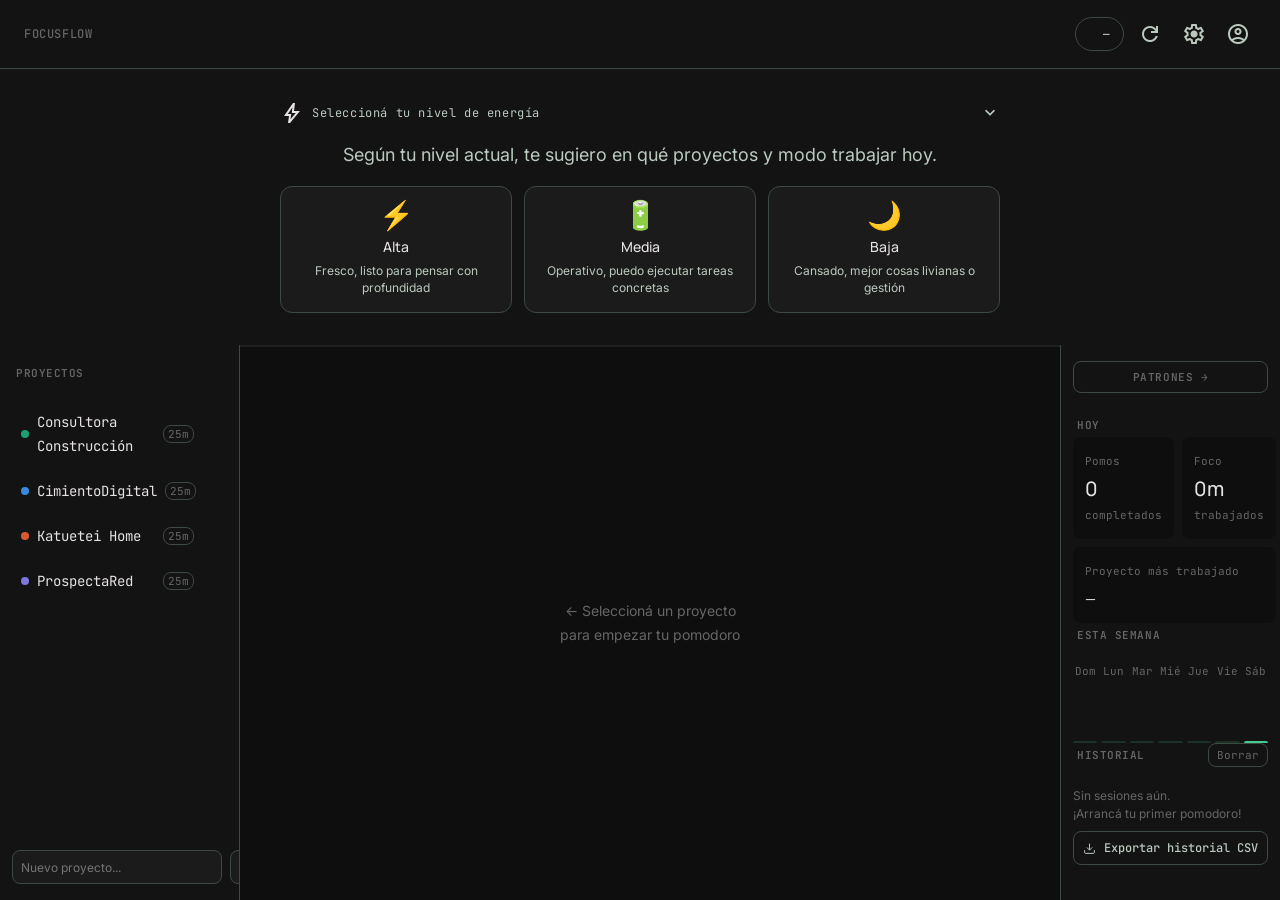
<file: index.html>
<!DOCTYPE html>
<html lang="es">
<head>
<meta charset="UTF-8">
<meta name="viewport" content="width=device-width, initial-scale=1.0, maximum-scale=1.0, user-scalable=no">
<title>FocusFlow — Pomodoro con modos de energía</title>
<meta name="description" content="Pomodoro con modos de energía para múltiples proyectos. Para consultores y freelancers independientes.">
<meta name="theme-color" content="#1D9E75">
<meta name="mobile-web-app-capable" content="yes">
<meta name="apple-mobile-web-app-capable" content="yes">
<meta name="apple-mobile-web-app-status-bar-style" content="black-translucent">
<meta name="apple-mobile-web-app-title" content="FocusFlow">
<link rel="manifest" href="manifest.json">
<link rel="icon" type="image/png" href="icons/favicon.png">
<link rel="apple-touch-icon" href="icons/apple-touch-icon.png">
<link rel="stylesheet" href="css/base.css">
<link rel="stylesheet" href="css/layout.css">
<link rel="stylesheet" href="css/timer.css">
<link rel="stylesheet" href="css/dashboard.css">
<link rel="stylesheet" href="css/modals.css">
</head>
<body>

<!-- ══ APP PRINCIPAL ══ -->
<div class="app visible" id="mainApp">

  <!-- Topbar -->
  <div class="topbar">
    <div class="topbar-logo">FocusFlow</div>
    <div class="topbar-actions">
      <div class="mode-pill" id="modePill">
        <div class="mode-dot" id="modeDot"></div>
        <span id="modeLabel">—</span>
      </div>
      <button class="topbar-icon-btn hidden" id="dayCloseBtn" onclick="openDayModal()" title="Cerrar día">
        <span class="material-symbols-outlined">calendar_today</span>
      </button>
      <button class="topbar-icon-btn" onclick="resetDay()" title="Cambiar modo">
        <span class="material-symbols-outlined">refresh</span>
      </button>
      <button class="topbar-icon-btn" title="Configuración">
        <span class="material-symbols-outlined">settings</span>
      </button>
      <button class="topbar-icon-btn" title="Cuenta">
        <span class="material-symbols-outlined">account_circle</span>
      </button>
    </div>
  </div>

  <!-- ══ ENERGY SELECTOR (integrado) ══ -->
  <section class="energy-section" id="energySection">
    <div class="energy-header" onclick="toggleEnergy()">
      <div class="energy-collapse-info">
        <span class="material-symbols-outlined">bolt</span>
        <span class="energy-collapse-label" id="energyCollapseLabel">Seleccioná tu nivel de energía</span>
      </div>
      <span class="material-symbols-outlined energy-chevron" id="energyChevron">expand_more</span>
    </div>
    <div class="energy-body" id="energyBody">
      <p class="energy-sub" style="max-width:100%;margin-bottom:var(--space-4)">Según tu nivel actual, te sugiero en qué proyectos y modo trabajar hoy.</p>
      <div class="energy-grid" style="max-width:720px;margin:0 auto">
        <div class="energy-card" data-energy="high" onclick="selectEnergy(this)">
          <div class="energy-icon">⚡</div>
          <div class="energy-name">Alta</div>
          <div class="energy-desc">Fresco, listo para pensar con profundidad</div>
        </div>
        <div class="energy-card" data-energy="mid" onclick="selectEnergy(this)">
          <div class="energy-icon">🔋</div>
          <div class="energy-name">Media</div>
          <div class="energy-desc">Operativo, puedo ejecutar tareas concretas</div>
        </div>
        <div class="energy-card" data-energy="low" onclick="selectEnergy(this)">
          <div class="energy-icon">🌙</div>
          <div class="energy-name">Baja</div>
          <div class="energy-desc">Cansado, mejor cosas livianas o gestión</div>
        </div>
      </div>
    </div>
  </section>

  <div class="layout">

    <!-- ── SIDEBAR IZQUIERDO — Proyectos ── -->
    <div class="sidebar-left">
      <div class="sidebar-title">Proyectos</div>
      <div class="suggestions-box" id="suggestionsBox" style="display:none">
        <div class="suggestions-title" id="suggestionsTitle">Sugeridos para ahora</div>
        <div id="suggestionsTags"></div>
      </div>
      <div class="project-list" id="projectList"></div>
      <div style="margin-top:auto">
        <div class="add-project-row">
          <input id="newProjectInput" placeholder="Nuevo proyecto..." maxlength="28" />
          <button onclick="addProject()" title="Agregar">+</button>
        </div>
      </div>
    </div>

    <!-- ── CENTRO — Timer ── -->
    <div class="center" id="centerArea">
      <div class="timer-top-progress">
        <div class="timer-top-progress-fill" id="timerTopProgressFill" style="width:0%"></div>
      </div>
      <div class="no-project-msg" id="noProjectMsg">
        ← Seleccioná un proyecto<br>para empezar tu pomodoro
      </div>
      <div id="timerArea" style="display:none; width:100%; flex-direction:column; align-items:center; gap:1.5rem;">
        <div class="timer-wrap">
          <canvas id="shaderCanvas" class="shader-bg" aria-hidden="true"></canvas>
          <div class="timer-content">
          <div class="active-project-badge" id="activeBadge">
            <div class="p-dot" id="activeDot"></div>
            <span id="activeName">—</span>
          </div>
          <div class="phase-label" id="phaseLabel">Listo para empezar</div>
          <div class="timer-display" id="timerDisplay">25:00</div>
          <div class="progress-bar">
            <div class="progress-fill" id="progressFill" style="width:0%"></div>
          </div>
          <div class="cycle-wrap">
            <div class="cycle-dot" id="d0"></div>
            <div class="cycle-dot" id="d1"></div>
            <div class="cycle-dot" id="d2"></div>
            <div class="cycle-dot" id="d3"></div>
            <span class="cycle-label" id="cycleLabel">0 / 4</span>
            <span class="flow-ext-indicator" id="flowExtIndicator"></span>
          </div>
          <div class="controls">
            <button class="btn" onclick="resetTimer()" title="Reiniciar">
              <svg viewBox="0 0 24 24" fill="none" stroke="currentColor" stroke-width="1.8">
                <path d="M1 4v6h6M23 20v-6h-6"/>
                <path d="M20.49 9A9 9 0 0 0 5.64 5.64L1 10m22 4l-4.64 4.36A9 9 0 0 1 3.51 15"/>
              </svg>
              Reiniciar
            </button>
            <button class="btn primary state-idle" id="mainBtn" onclick="toggleTimer()">
              <svg id="mainBtnIcon" viewBox="0 0 24 24" fill="currentColor">
                <polygon points="5,3 19,12 5,21"/>
              </svg>
              <span id="mainBtnLabel">Iniciar</span>
            </button>
            <button class="btn" onclick="skipPhase()" title="Saltar fase">
              <svg viewBox="0 0 24 24" fill="none" stroke="currentColor" stroke-width="1.8">
                <polygon points="5,4 15,12 5,20"/>
                <line x1="19" y1="4" x2="19" y2="20"/>
              </svg>
              Saltar
            </button>
          </div>
          </div><!-- /timer-content -->
        </div>
        <div class="task-input-wrap">
          <div class="task-label">¿En qué estás trabajando?</div>
          <input class="task-input" id="taskInput"
            placeholder="Ej: revisar presupuesto Katuetei..." maxlength="60" />
        </div>
      </div>
    </div>

    <!-- ── SIDEBAR DERECHO — Dashboard ── -->
    <div class="sidebar-right">
      <button class="panel-toggle" id="patternToggle" onclick="togglePatterns()">Patrones →</button>

      <!-- Panel Dashboard -->
      <div id="dashPanel">
        <div class="sidebar-title">Hoy</div>
      <div class="metrics">
        <div class="metric">
          <div class="metric-label">Pomos</div>
          <div class="metric-value" id="metPomos">0</div>
          <div class="metric-sub">completados</div>
        </div>
        <div class="metric">
          <div class="metric-label">Foco</div>
          <div class="metric-value" id="metFoco">0m</div>
          <div class="metric-sub">trabajados</div>
        </div>
        <div class="metric full">
          <div class="metric-label">Proyecto más trabajado</div>
          <div class="metric-value" style="font-size:14px; margin-top:4px" id="metTop">—</div>
        </div>
      </div>
      <div>
        <div class="sidebar-title" style="margin-bottom:.75rem">Esta semana</div>
        <div class="week-heatmap">
          <div class="week-days" id="weekDays"></div>
          <div class="week-bars" id="weekBars"></div>
        </div>
      </div>
      <div>
        <div class="history-header">
          <div class="sidebar-title">Historial</div>
          <button class="clear-btn" onclick="clearHistory()">Borrar</button>
        </div>
        <div class="history-list" id="historyList" style="margin-top:.75rem"></div>
      </div>
      <button class="export-btn" onclick="exportCSV()">
        <svg viewBox="0 0 24 24" fill="none" stroke="currentColor" stroke-width="1.8">
          <path d="M21 15v4a2 2 0 0 1-2 2H5a2 2 0 0 1-2-2v-4"/>
          <polyline points="7,10 12,15 17,10"/>
          <line x1="12" y1="15" x2="12" y2="3"/>
        </svg>
        Exportar historial CSV
      </button>
      </div><!-- /dashPanel -->

      <!-- Panel Patrones -->
      <div id="patternsPanel" class="hidden" style="display:flex;flex-direction:column;gap:.75rem"></div>

    </div>

  </div>
</div>

<!-- ══ FLOW BANNER ══ -->
<div class="flow-banner" id="flowBanner">
  <div class="flow-banner-text">
    ⚡ <strong>¿Seguís en flow?</strong> Podés extender el pomodoro sin perder el registro.
  </div>
  <div class="flow-countdown" id="flowCountdown">10</div>
  <button class="flow-btn extend" onclick="extendFlow()">+10 min</button>
  <button class="flow-btn close-flow" onclick="closeFlow()">Cerrar pomodoro</button>
</div>

<!-- ══ MODAL CIERRE DE POMODORO ══ -->
<div class="modal-overlay" id="modalOverlay">
  <div class="modal">
    <div class="modal-header">
      <div class="modal-icon">🍅</div>
      <div>
        <div class="modal-title">¡Pomodoro completado!</div>
        <div class="modal-project" id="modalProject"></div>
      </div>
    </div>
    <div class="modal-sub">¿Dónde quedaste? Anotá una línea para retomar rápido la próxima vez.</div>
    <div>
      <textarea id="closeNote"
        placeholder="Ej: revisar presupuesto Katuetei — faltan rubros de instalaciones..."
        maxlength="200"></textarea>
      <div class="modal-chars"><span id="closeNoteChars">0</span>/200</div>
    </div>
    <div class="modal-actions">
      <button class="modal-skip" onclick="dismissModal(false)">Saltar</button>
      <button class="modal-save" onclick="dismissModal(true)">Guardar y descansar →</button>
    </div>
  </div>
</div>

<!-- ══ MODAL CIERRE DE DÍA ══ -->
<div class="modal-overlay" id="dayModalOverlay">
  <div class="modal" style="max-width:480px">
    <div class="modal-header">
      <div class="modal-icon">📅</div>
      <div>
        <div class="modal-title">Cierre del día</div>
        <div class="modal-project" id="dayMetrics"></div>
      </div>
    </div>

    <div>
      <div class="sidebar-title" style="margin-bottom:.5rem">Por proyecto</div>
      <div id="dayBreakdown"></div>
    </div>

    <div>
      <div class="sidebar-title" style="margin-bottom:.5rem">Notas de cierre</div>
      <div class="day-notes-list" id="dayNotes"></div>
    </div>

    <div>
      <div class="sidebar-title" style="margin-bottom:.4rem">
        ¿Qué lograste hoy?
        <span id="dayLogDate" style="font-weight:400; color:var(--text3)"></span>
      </div>
      <textarea id="dayLogTextarea"
        placeholder="Ej: terminé el presupuesto de Katuetei y publiqué el post de LinkedIn..."
        style="height:70px" maxlength="400"></textarea>
    </div>

    <button class="copy-btn" id="copyDayBtn" onclick="copyDaySummary()">
      📋 Copiar resumen
    </button>

    <div class="modal-actions">
      <button class="modal-save" onclick="closeDayModal()">Cerrar</button>
    </div>
  </div>
</div>

<!-- Toast -->
<div class="notif" id="notif"></div>

<!-- ══ WEBGL SHADER (desktop only) ══ -->
<script>
  (function() {
    if (window.innerWidth <= 768) return;
    const canvas = document.getElementById('shaderCanvas');
    if (!canvas) return;
    const gl = canvas.getContext('webgl') || canvas.getContext('experimental-webgl');
    if (!gl) return;

    function syncSize() {
      const w = canvas.clientWidth || 400;
      const h = canvas.clientHeight || 300;
      if (canvas.width !== w || canvas.height !== h) {
        canvas.width = w;
        canvas.height = h;
      }
    }
    if (typeof ResizeObserver !== 'undefined') {
      new ResizeObserver(syncSize).observe(canvas);
    }
    syncSize();

    const vs = 'attribute vec2 a_position; varying vec2 v_texCoord; void main() { v_texCoord = a_position * 0.5 + 0.5; gl_Position = vec4(a_position, 0.0, 1.0); }';
    const fs = 'precision highp float; uniform float u_time; uniform vec2 u_resolution; varying vec2 v_texCoord; void main() { vec2 uv = v_texCoord; float dist = distance(uv, vec2(0.5)); float pulse = 0.5 + 0.5 * sin(u_time * 0.5); vec3 color1 = vec3(0.06, 0.72, 0.51); vec3 color2 = vec3(0.06, 0.06, 0.06); vec3 finalColor = mix(color1 * 0.12, color2, dist * (1.2 + pulse * 0.1)); float noise = fract(sin(dot(uv, vec2(12.9898, 78.233))) * 43758.5453); finalColor += noise * 0.02; gl_FragColor = vec4(finalColor, 1.0); }';

    function cs(type, src) {
      const s = gl.createShader(type);
      gl.shaderSource(s, src);
      gl.compileShader(s);
      return s;
    }
    const prog = gl.createProgram();
    gl.attachShader(prog, cs(gl.VERTEX_SHADER, vs));
    gl.attachShader(prog, cs(gl.FRAGMENT_SHADER, fs));
    gl.linkProgram(prog);
    gl.useProgram(prog);
    const buf = gl.createBuffer();
    gl.bindBuffer(gl.ARRAY_BUFFER, buf);
    gl.bufferData(gl.ARRAY_BUFFER, new Float32Array([-1,-1, 1,-1, -1,1, 1,1]), gl.STATIC_DRAW);
    const pos = gl.getAttribLocation(prog, 'a_position');
    gl.enableVertexAttribArray(pos);
    gl.vertexAttribPointer(pos, 2, gl.FLOAT, false, 0, 0);
    const uTime = gl.getUniformLocation(prog, 'u_time');
    const uRes = gl.getUniformLocation(prog, 'u_resolution');

    function render(t) {
      syncSize();
      gl.viewport(0, 0, canvas.width, canvas.height);
      if (uTime) gl.uniform1f(uTime, t * 0.001);
      if (uRes) gl.uniform2f(uRes, canvas.width, canvas.height);
      gl.drawArrays(gl.TRIANGLE_STRIP, 0, 4);
      requestAnimationFrame(render);
    }
    requestAnimationFrame(render);
  })();
</script>

<!-- ══ BOTTOM NAV (mobile) ══ -->
<nav class="bottom-nav">
  <button class="bottom-nav-item active" onclick="scrollToSection(this, 'centerArea')">
    <span class="material-symbols-outlined">timer</span>
    <span>Focus</span>
  </button>
  <button class="bottom-nav-item" onclick="scrollToSection(this, 'energySection')">
    <span class="material-symbols-outlined">bolt</span>
    <span>Energy</span>
  </button>
  <button class="bottom-nav-item" onclick="scrollToSection(this, 'historyList')">
    <span class="material-symbols-outlined">history</span>
    <span>History</span>
  </button>
  <button class="bottom-nav-item" onclick="openPatternsFromNav()">
    <span class="material-symbols-outlined">analytics</span>
    <span>Summary</span>
  </button>
</nav>

<!-- ══ SCRIPTS (orden: data → timer → ui → modal → patterns → app) ══ -->
<script src="js/data.js"></script>
<script src="js/timer.js"></script>
<script src="js/ui.js"></script>
<script src="js/modal.js"></script>
<script src="js/patterns.js"></script>
<script src="js/app.js"></script>

</body>
</html>
</file>
<file: css/base.css>
/* ═══════════════════════════════════════════════════════════════
   FOCUSFLOW — BASE: design tokens, reset, fonts, utilities
   ═══════════════════════════════════════════════════════════════ */

/* ── GOOGLE FONTS ── */
@import url('https://fonts.googleapis.com/css2?family=Manrope:wght@400;500;600;700;800&family=Inter:wght@400;500&family=JetBrains+Mono:wght@400;500&display=swap');

/* ── MATERIAL SYMBOLS ── */
@import url('https://fonts.googleapis.com/css2?family=Material+Symbols+Outlined:wght,FILL@100..700,0..1&display=swap');

/* ═══════════════════════════════════════════════════════════════
   TOKENS — Single Source of Truth
   ═══════════════════════════════════════════════════════════════ */
:root {
  /* ── Surfaces ── */
  --bg:                     #0f0f0f;
  --bg2:                    #1c1b1b;
  --bg3:                    #2a2a2a;
  --surface:                #131313;
  --surface-dim:            #131313;
  --surface-bright:         #3a3939;
  --surface-container-lowest:  #0e0e0e;
  --surface-container-low:    #1c1b1b;
  --surface-container:        #201f1f;
  --surface-container-high:   #2a2a2a;
  --surface-container-highest:#353534;
  --surface-variant:         #353534;

  /* ── On-surface tokens ── */
  --on-surface:            #e5e2e1;
  --on-surface-variant:    #bbcabf;
  --inverse-surface:       #e5e2e1;
  --inverse-on-surface:    #313030;

  /* ── Outline tokens ── */
  --outline:               #86948a;
  --outline-variant:       #3c4a42;

  /* ── Primary palette ── */
  --primary:               #4edea3;
  --primary-container:     #10b981;
  --on-primary:            #003824;
  --on-primary-container:  #00422b;
  --inverse-primary:       #006c49;
  --primary-fixed:         #6ffbbe;
  --primary-fixed-dim:     #4edea3;
  --on-primary-fixed:      #002113;
  --on-primary-fixed-variant: #005236;
  --surface-tint:          #4edea3;

  /* ── Secondary palette ── */
  --secondary:             #95d3ba;
  --secondary-container:   #0b513d;
  --on-secondary:          #003829;
  --on-secondary-container:#83c2a9;
  --secondary-fixed:       #b0f0d6;
  --secondary-fixed-dim:   #95d3ba;
  --on-secondary-fixed:    #002117;
  --on-secondary-fixed-variant: #0b513d;

  /* ── Tertiary palette ── */
  --tertiary:              #ffb3af;
  --tertiary-container:    #fc7c78;
  --on-tertiary:           #650911;
  --on-tertiary-container: #711419;
  --tertiary-fixed:        #ffdad7;
  --tertiary-fixed-dim:    #ffb3af;
  --on-tertiary-fixed:     #410005;
  --on-tertiary-fixed-variant: #842225;

  /* ── Error palette ── */
  --error:                 #ffb4ab;
  --error-container:       #93000a;
  --on-error:              #690005;
  --on-error-container:    #ffdad6;

  /* ── Legacy aliases (backward compat) ── */
  --green:                 #1d9e75;
  --green-dark:            #0f6e56;
  --blue:                  #378add;
  --amber:                 #ba7517;
  --amber-dark:            #9a6010;
  --purple:                #7f77dd;
  --coral:                 #d85a30;

  --border:                rgba(255,255,255,0.08);
  --border2:               rgba(255,255,255,0.15);
  --text:                  #f0f0f0;
  --text2:                 #999;
  --text3:                 #666;

  /* ── Radii ── */
  --radius-xs: 4px;
  --radius-sm: 8px;
  --radius: 12px;
  --radius-md: 16px;
  --radius-lg: 24px;
  --radius-xl: 32px;
  --radius-full: 9999px;

  /* ── Spacing scale (4px base) ── */
  --space-1: 4px;
  --space-2: 8px;
  --space-3: 12px;
  --space-4: 16px;
  --space-5: 20px;
  --space-6: 24px;
  --space-8: 32px;
  --space-10: 40px;
  --space-12: 48px;
  --space-16: 64px;
  --gutter: 24px;
  --container-padding: 40px;
  --container-max: 1200px;
  --stack-sm:    8px;
  --stack-md:    16px;
  --stack-lg:    32px;
  --margin-mobile: 20px;
  --margin-desktop: 64px;

  /* ── Typography tokens ── */
  --font-sans:  'Inter', -apple-system, BlinkMacSystemFont, 'Segoe UI', sans-serif;
  --font-display: 'Manrope', var(--font-sans);
  --font-mono:  'JetBrains Mono', 'SF Mono', monospace;
  --font-label: var(--font-mono);

  --text-xs:  11px; --text-xs-lh: 16px; --text-xs-ls: 0.06em;
  --text-sm:  12px; --text-sm-lh: 16px; --text-sm-ls: 0.05em;
  --text-base: 14px; --text-base-lh: 20px;
  --text-md:  16px; --text-md-lh: 24px;
  --text-lg:  18px; --text-lg-lh: 28px;
  --text-xl:  20px; --text-xl-lh: 28px;
  --text-2xl:  24px; --text-2xl-lh: 32px;
  --text-3xl:  32px; --text-3xl-lh: 40px;
  --text-display: 48px; --text-display-lh: 56px; --text-display-ls: -0.02em;
  --text-timer: 120px; --text-timer-lh: 120px; --text-timer-ls: -0.04em;
}

/* ═══════════════════════════════════════════════════════════════
   FONT-FACE ROLE MAPPING
   ═══════════════════════════════════════════════════════════════ */
.font-display,
.font-headline-lg,
.font-headline-lg-mobile,
.font-headline-md,
.font-timer-display {
  font-family: var(--font-display);
}

.font-body-lg,
.font-body-md,
.font-body-sm {
  font-family: var(--font-sans);
}

.font-label-sm,
.font-label-md {
  font-family: var(--font-mono);
}

.font-display   { font-size: var(--text-display); line-height: var(--text-display-lh); letter-spacing: var(--text-display-ls); font-weight: 800; }
.font-headline-lg { font-size: var(--text-3xl); line-height: var(--text-3xl-lh); letter-spacing: -0.01em; font-weight: 700; }
.font-headline-lg-mobile { font-size: var(--text-2xl); line-height: var(--text-2xl-lh); font-weight: 700; }
.font-headline-md { font-size: var(--text-2xl); line-height: var(--text-2xl-lh); font-weight: 600; }
.font-body-lg    { font-size: var(--text-lg); line-height: var(--text-lg-lh); font-weight: 400; }
.font-body-md    { font-size: var(--text-md); line-height: var(--text-md-lh); font-weight: 400; }
.font-body-sm    { font-size: var(--text-base); line-height: var(--text-base-lh); font-weight: 400; }
.font-label-md   { font-size: var(--text-base); line-height: var(--text-base-lh); letter-spacing: var(--text-sm-ls); font-weight: 500; }
.font-label-sm   { font-size: var(--text-sm); line-height: var(--text-sm-lh); letter-spacing: var(--text-sm-ls); font-weight: 500; }
.font-timer-display { font-size: var(--text-timer); line-height: var(--text-timer-lh); letter-spacing: var(--text-timer-ls); font-weight: 700; font-variant-numeric: tabular-nums; }

/* ═══════════════════════════════════════════════════════════════
   RESET
   ═══════════════════════════════════════════════════════════════ */
*, *::before, *::after { box-sizing: border-box; margin: 0; padding: 0; }

html {
  -webkit-font-smoothing: antialiased;
  -moz-osx-font-smoothing: grayscale;
  text-rendering: optimizeLegibility;
}

body {
  font-family: var(--font-sans);
  font-size: var(--text-md);
  line-height: var(--text-md-lh);
  color: var(--on-surface);
  background: var(--surface);
  min-height: 100vh;
  display: flex;
  flex-direction: column;
}

/* ═══════════════════════════════════════════════════════════════
   MATERIAL SYMBOLS SETTINGS
   ═══════════════════════════════════════════════════════════════ */
.material-symbols-outlined {
  font-variation-settings: 'FILL' 0, 'wght' 400, 'GRAD' 0, 'opsz' 24;
  vertical-align: middle;
  user-select: none;
}

/* ═══════════════════════════════════════════════════════════════
   UTILITIES & ANIMATIONS
   ═══════════════════════════════════════════════════════════════ */

@keyframes soft-pulse {
  0%, 100% { opacity: 1; transform: scale(1); }
  50%      { opacity: 0.9; transform: scale(1.02); }
}
.soft-pulse {
  animation: soft-pulse 3s cubic-bezier(0.4, 0, 0.6, 1) infinite;
}

@keyframes glow {
  from { box-shadow: 0 0 5px rgba(78,222,163,0.2), 0 0 10px rgba(78,222,163,0.1); }
  to   { box-shadow: 0 0 15px rgba(78,222,163,0.5), 0 0 25px rgba(78,222,163,0.3); }
}
.glow {
  animation: glow 2s ease-in-out infinite alternate;
}

.btn-hover-effect {
  transition: all 0.3s cubic-bezier(0.4, 0, 0.2, 1);
}
.btn-hover-effect:hover { transform: scale(1.05); filter: brightness(1.1); }
.btn-hover-effect:active { transform: scale(0.95); }

.custom-scrollbar::-webkit-scrollbar { width: 4px; }
.custom-scrollbar::-webkit-scrollbar-track { background: transparent; }
.custom-scrollbar::-webkit-scrollbar-thumb { background: var(--outline-variant); border-radius: 10px; }

.energy-card-active {
  border: 2px solid var(--primary) !important;
  background-color: var(--surface-container-low) !important;
  box-shadow: 0 4px 12px rgba(78, 222, 163, 0.12);
}

.glass {
  background: rgba(19, 19, 19, 0.72);
  backdrop-filter: blur(20px);
  -webkit-backdrop-filter: blur(20px);
}

.timer-glow {
  box-shadow: 0 24px 48px rgba(0,0,0,0.45);
}

.sr-only {
  position: absolute; width: 1px; height: 1px;
  padding: 0; margin: -1px; overflow: hidden;
  clip: rect(0,0,0,0); white-space: nowrap; border: 0;
}

/* ── Timer button states ── */
#mainBtn.state-idle {
  background: var(--primary); color: var(--on-primary);
}
#mainBtn.state-running,
#mainBtn.state-paused {
  background: var(--error); color: var(--on-error);
}

/* ═══════════════════════════════════════════════════════════════
   ENERGY SECTION (integrated widget)
   ═══════════════════════════════════════════════════════════════ */
.energy-section {
  padding: var(--stack-lg) var(--container-padding);
  max-width: var(--container-max);
  margin: 0 auto;
  width: 100%;
  transition: padding 0.3s ease;
}
.energy-header {
  display: flex; align-items: center; justify-content: space-between;
  cursor: pointer;
  margin-bottom: var(--stack-md);
  max-width: 720px;
  margin-left: auto; margin-right: auto;
}
.energy-collapse-info {
  display: flex; align-items: center; gap: var(--space-2);
}
.energy-collapse-label {
  font-family: var(--font-label);
  font-size: var(--text-sm);
  color: var(--on-surface-variant);
  letter-spacing: var(--text-sm-ls);
}
.energy-chevron {
  transition: transform 0.3s ease;
  color: var(--on-surface-variant);
  font-size: 20px;
}
.energy-section.collapsed .energy-chevron { transform: rotate(-90deg); }
.energy-section.collapsed .energy-body { display: none; }
.energy-section.collapsed { padding: var(--stack-md) var(--container-padding); }
.energy-body {
  max-width: 720px;
  margin: 0 auto;
  transition: all 0.3s ease;
}

/* ═══════════════════════════════════════════════════════════════
   ENERGY SCREEN (legacy — kept for safety)
   ═══════════════════════════════════════════════════════════════ */
.energy-screen {
  display: flex; flex-direction: column; align-items: center; justify-content: center;
  min-height: 100vh; padding: var(--stack-lg); gap: var(--stack-lg);
  background: var(--surface-container-lowest);
}
.energy-screen.hidden { display: none; }
.energy-logo {
  font-family: var(--font-label); font-size: var(--text-sm); font-weight: 500;
  letter-spacing: var(--text-sm-ls); color: var(--text3); text-transform: uppercase;
}
.energy-title {
  font-family: var(--font-display); font-size: var(--text-2xl); font-weight: 500;
  text-align: center; line-height: 1.3; color: var(--on-surface);
}
.energy-sub {
  font-family: var(--font-sans); font-size: var(--text-lg);
  color: var(--on-surface-variant); text-align: center;
  max-width: 28rem; line-height: 1.6;
}
.energy-grid {
  display: grid; grid-template-columns: repeat(3, 1fr);
  gap: var(--space-3); width: 100%; max-width: 36rem;
}
.energy-card {
  border: 0.5px solid var(--outline-variant); border-radius: var(--radius);
  padding: var(--space-4) var(--space-3); cursor: pointer;
  background: var(--surface-container-low); color: var(--on-surface);
  transition: border-color 0.2s, transform 0.15s, background 0.2s;
  text-align: center;
}
.energy-card:hover {
  border-color: var(--outline); transform: translateY(-2px);
  background: var(--surface-container-high);
}
.energy-card.selected {
  border-color: var(--primary); background: var(--surface-container-low);
  box-shadow: 0 4px 12px rgba(78,222,163,0.12);
}
.energy-icon { font-size: 28px; margin-bottom: var(--space-2); }
.energy-name {
  font-family: var(--font-display); font-size: var(--text-base);
  font-weight: 500; margin-bottom: var(--space-1);
}
.energy-desc {
  font-family: var(--font-sans); font-size: var(--text-sm);
  color: var(--on-surface-variant); line-height: 1.4;
}
.energy-card.high { color: var(--primary); }
.energy-card.mid  { color: var(--blue); }
.energy-card.low  { color: var(--amber); }
.energy-continue {
  padding: var(--space-3) var(--space-8); font-family: var(--font-display);
  font-size: var(--text-base); font-weight: 500;
  background: var(--primary); color: var(--on-primary);
  border: none; border-radius: var(--radius-sm); cursor: pointer;
  transition: background 0.15s, opacity 0.15s;
  opacity: 0.4; pointer-events: none;
}
.energy-continue.active { opacity: 1; pointer-events: all; }
.energy-continue.active:hover { background: var(--primary-fixed-dim); }

/* ── Generic button ── */
.btn {
  display: inline-flex; align-items: center; gap: var(--space-2);
  padding: var(--space-2) var(--space-5); font-family: var(--font-label);
  font-size: var(--text-base); font-weight: 500;
  border: 0.5px solid var(--outline-variant); border-radius: var(--radius-sm);
  background: transparent; color: var(--on-surface); cursor: pointer;
  transition: background 0.15s, border-color 0.15s, color 0.15s;
}
.btn:hover {
  background: var(--surface-container-low);
  border-color: var(--outline); color: var(--on-surface);
}
.btn.primary {
  background: var(--primary); border-color: var(--primary); color: var(--on-primary);
}
.btn.primary:hover {
  background: var(--primary-fixed-dim); border-color: var(--primary-fixed-dim);
}
.btn svg { width: 16px; height: 16px; flex-shrink: 0; }

/* ── Toast notification ── */
.notif {
  position: fixed; bottom: var(--space-6); left: 50%; transform: translateX(-50%);
  background: var(--surface-container-lowest);
  border: 0.5px solid var(--outline-variant);
  border-radius: var(--radius); padding: var(--space-3) var(--space-6);
  font-family: var(--font-sans); font-size: var(--text-base);
  text-align: center; z-index: 100;
  box-shadow: 0 8px 32px rgba(0,0,0,0.5);
  opacity: 0; transition: opacity 0.3s; pointer-events: none;
  min-width: 240px; color: var(--on-surface);
}
.notif.show { opacity: 1; pointer-events: all; }

/* ═══════════════════════════════════════════════════════════════
   RESPONSIVE
   ═══════════════════════════════════════════════════════════════ */
@media (max-width: 720px) {
  .energy-grid { grid-template-columns: 1fr; max-width: 280px; }
}
</file>
<file: css/layout.css>
/* ── LAYOUT: topbar, grid, sidebars ── */

.app { display: none; flex-direction: column; min-height: 100vh; }
.app.visible { display: flex; }

/* Topbar */
.topbar {
  display: flex; align-items: center; gap: var(--space-3);
  padding: var(--space-4) var(--space-6);
  border-bottom: 0.5px solid var(--outline-variant);
  background: var(--surface);
  position: sticky; top: 0; z-index: 50;
}
.topbar-logo {
  font-family: var(--font-label); font-size: var(--text-sm); font-weight: 500;
  letter-spacing: var(--text-sm-ls); color: var(--text3);
  text-transform: uppercase; flex: 1;
}
.topbar-actions {
  display: flex; align-items: center; gap: var(--space-2);
}
.topbar-icon-btn {
  display: inline-flex; align-items: center; justify-content: center;
  width: 36px; height: 36px; border-radius: var(--radius-full);
  border: none; background: transparent;
  color: var(--on-surface-variant); cursor: pointer;
  transition: background 0.15s, color 0.15s;
}
.topbar-icon-btn:hover { background: var(--surface-container-low); color: var(--primary); }
.topbar-icon-btn.hidden { display: none; }

.mode-pill {
  display: inline-flex; align-items: center; gap: var(--space-2);
  padding: var(--space-1) var(--space-3); border-radius: var(--radius-full);
  font-family: var(--font-label); font-size: var(--text-xs); font-weight: 500;
  letter-spacing: var(--text-xs-ls);
  border: 0.5px solid var(--outline-variant);
  color: var(--on-surface-variant);
}
.mode-dot { width: 7px; height: 7px; border-radius: 50%; flex-shrink: 0; }
.reset-day-btn {
  font-family: var(--font-label); font-size: var(--text-xs);
  color: var(--text3); background: none;
  border: 0.5px solid var(--outline-variant); border-radius: var(--radius-sm);
  padding: var(--space-1) var(--space-2); cursor: pointer;
  transition: border-color 0.15s, color 0.15s;
}
.reset-day-btn:hover { border-color: var(--outline); color: var(--text2); }

/* Grid principal 3 columnas */
.layout {
  display: grid;
  grid-template-columns: 240px 1fr 220px;
  flex: 1; overflow: hidden;
}

/* Sidebar izquierdo — Proyectos */
.sidebar-left {
  border-right: 0.5px solid var(--outline-variant);
  padding: var(--space-4) var(--space-3);
  display: flex; flex-direction: column; gap: var(--space-4);
  overflow-y: auto; background: var(--surface);
}
.sidebar-title {
  font-family: var(--font-label); font-size: var(--text-xs); font-weight: 600;
  letter-spacing: var(--text-sm-ls); color: var(--text3);
  text-transform: uppercase; padding: 0 var(--space-1);
}
.suggestions-box {
  background: var(--surface-container-low);
  border: 0.5px solid var(--outline-variant);
  border-radius: var(--radius-sm); padding: var(--space-3);
}
.suggestions-title {
  font-family: var(--font-label); font-size: var(--text-xs);
  color: var(--text3); margin-bottom: var(--space-2);
}
.suggestion-tag {
  display: inline-block; font-family: var(--font-label); font-size: var(--text-xs);
  padding: var(--space-1) var(--space-2); border-radius: var(--radius-full);
  border: 0.5px solid var(--outline-variant);
  color: var(--on-surface-variant); cursor: pointer; margin: 2px;
  transition: border-color 0.15s, color 0.15s;
}
.suggestion-tag:hover { border-color: var(--outline); color: var(--on-surface); }

/* Lista de proyectos */
.project-list { display: flex; flex-direction: column; gap: 3px; }
.project-item {
  display: flex; align-items: center; gap: var(--space-2);
  padding: var(--space-2) var(--space-2); border-radius: var(--radius-sm);
  cursor: pointer; border: 0.5px solid transparent;
  transition: background 0.15s, border-color 0.15s;
}
.project-item:hover { background: var(--surface-container-low); }
.project-item.active { background: var(--surface-container-low); border-color: var(--outline-variant); }
.p-dot { width: 8px; height: 8px; border-radius: 50%; flex-shrink: 0; }
.p-name {
  font-family: var(--font-label); font-size: var(--text-base);
  flex: 1; color: var(--on-surface);
}
.p-workmin {
  font-family: var(--font-label); font-size: var(--text-xs); color: var(--text3);
  background: none; border: 0.5px solid var(--outline-variant);
  border-radius: var(--radius-sm); padding: 1px var(--space-1);
  cursor: pointer; outline: none;
  -webkit-appearance: none; appearance: none;
}
.p-workmin:focus { border-color: var(--outline); }
.p-count {
  font-family: var(--font-label); font-size: var(--text-xs); color: var(--text3);
  background: var(--surface-container-high); padding: 2px 6px;
  border-radius: var(--radius-full);
}
.p-delete {
  font-size: 14px; color: var(--text3); opacity: 0;
  background: none; border: none; cursor: pointer;
  line-height: 1; padding: 0 var(--space-1);
  transition: opacity 0.15s, color 0.15s;
}
.project-item:hover .p-delete { opacity: 1; }
.p-delete:hover { color: var(--on-surface); }

/* Agregar proyecto */
.add-project-row { display: flex; gap: var(--space-2); }
.add-project-row input {
  flex: 1; padding: var(--space-2) var(--space-2); font-family: var(--font-sans);
  font-size: var(--text-sm); background: var(--surface-container-low);
  border: 0.5px solid var(--outline-variant); border-radius: var(--radius-sm);
  color: var(--on-surface); outline: none;
  transition: border-color 0.15s;
}
.add-project-row input:focus { border-color: var(--outline); }
.add-project-row button {
  padding: var(--space-2) var(--space-2); font-size: 16px; line-height: 1;
  background: var(--surface-container-low);
  border: 0.5px solid var(--outline-variant); border-radius: var(--radius-sm);
  color: var(--on-surface-variant); cursor: pointer;
  transition: border-color 0.15s;
}
.add-project-row button:hover { border-color: var(--outline); }

/* Sidebar derecho — Dashboard */
.sidebar-right {
  border-left: 0.5px solid var(--outline-variant);
  padding: var(--space-4) var(--space-3);
  display: flex; flex-direction: column; gap: var(--space-5);
  overflow-y: auto; background: var(--surface);
}
.empty-msg {
  font-family: var(--font-sans); font-size: var(--text-sm);
  color: var(--text3); padding: var(--space-2) 0; line-height: 1.5;
}

/* Responsive */
@media (max-width: 720px) {
  .layout {
    grid-template-columns: 1fr;
    grid-template-rows: auto 1fr auto;
  }
  .sidebar-left {
    border-right: none;
    border-bottom: 0.5px solid var(--outline-variant);
    max-height: 200px;
  }
  .sidebar-right {
    border-left: none;
    border-top: 0.5px solid var(--outline-variant);
  }
}

/* ── BOTTOM NAV (mobile only) ── */
.bottom-nav {
  display: none;
  position: fixed; bottom: 0; left: 0; right: 0; z-index: 50;
  flex-wrap: nowrap; justify-content: space-around; align-items: center;
  padding: var(--space-2) var(--gutter) calc(var(--space-2) + env(safe-area-inset-bottom, 0px));
  background: var(--surface-container-lowest);
  border-top: 0.5px solid var(--outline-variant);
  backdrop-filter: blur(20px);
  -webkit-backdrop-filter: blur(20px);
}
@media (max-width: 720px) {
  .bottom-nav { display: flex; }
  .app { padding-bottom: 64px; }
}
.bottom-nav-item {
  display: flex; flex-direction: column; align-items: center; gap: 2px;
  padding: var(--space-1) var(--space-3); border: none;
  background: transparent; color: var(--text3);
  font-family: var(--font-label); font-size: var(--text-xs);
  cursor: pointer; transition: color 0.15s; border-radius: var(--radius-sm);
}
.bottom-nav-item.active { color: var(--primary); }
.bottom-nav-item:hover { color: var(--primary); }
.bottom-nav-item .material-symbols-outlined { font-size: 24px; }
</file>
<file: css/timer.css>
/* ── TIMER: centro, display, controles ── */

.center {
  display: flex; flex-direction: column; align-items: center;
  justify-content: center; padding: var(--stack-lg) var(--stack-md) var(--stack-lg); gap: var(--stack-lg);
  background: var(--surface-container-lowest);
  position: relative;
  overflow: hidden;
}
.no-project-msg {
  text-align: center; color: var(--text3);
  font-family: var(--font-sans); font-size: var(--text-base); line-height: 1.7;
}
.timer-wrap {
  text-align: center; width: 100%;
  position: relative;
}
.shader-bg {
  position: absolute; inset: 0;
  width: 100%; height: 100%;
  z-index: 0; pointer-events: none; display: block;
}
canvas.shader-bg { display: block; }
.timer-content {
  position: relative; z-index: 1;
  display: flex; flex-direction: column; align-items: center;
}
.timer-top-progress {
  position: absolute; top: 0; left: 0; right: 0;
  height: 2px; background: var(--surface-container); z-index: 10;
}
.timer-top-progress-fill {
  height: 100%; background: var(--primary);
  transition: width 0.5s linear; border-radius: 0 1px 1px 0;
}

/* Badge proyecto activo */
.active-project-badge {
  display: inline-flex; align-items: center; gap: var(--space-2);
  padding: var(--space-1) var(--space-3); border-radius: var(--radius-full);
  font-family: var(--font-label); font-size: var(--text-sm); font-weight: 500;
  border: 0.5px solid var(--outline-variant);
  margin-bottom: var(--space-4); background: var(--surface-container-low);
}

/* Display principal */
.phase-label {
  font-family: var(--font-label); font-size: var(--text-sm);
  color: var(--on-surface-variant); margin-bottom: var(--space-2);
  letter-spacing: var(--text-sm-ls);
}
.timer-display {
  font-family: var(--font-display); font-size: 72px; font-weight: 300;
  letter-spacing: -0.03em; font-variant-numeric: tabular-nums;
  line-height: 1; margin-bottom: var(--space-3); color: var(--on-surface);
}

/* Barra de progreso */
.progress-bar {
  height: 2px; background: var(--outline-variant); border-radius: 2px;
  margin: 0 auto var(--space-3); max-width: 280px; overflow: hidden;
}
.progress-fill { height: 100%; background: var(--primary); transition: width 0.5s linear; }

/* Dots de ciclo */
.cycle-wrap {
  display: flex; align-items: center; gap: var(--space-2);
  justify-content: center; margin-bottom: var(--space-4);
}
.cycle-dot {
  width: 7px; height: 7px; border-radius: 50%;
  background: var(--outline-variant); transition: background 0.3s;
}
.cycle-dot.done { background: var(--primary); }
.cycle-label {
  font-family: var(--font-label); font-size: var(--text-xs);
  color: var(--text3); margin-left: var(--space-1);
}

/* Controles */
.controls { display: flex; gap: var(--space-2); justify-content: center; }

/* Input de tarea activa */
.task-input-wrap { width: 100%; max-width: 360px; }
.task-label {
  font-family: var(--font-label); font-size: var(--text-xs);
  color: var(--text3); margin-bottom: var(--space-1);
  text-transform: uppercase; letter-spacing: var(--text-xs-ls);
}
.task-input {
  width: 100%; padding: var(--space-2) var(--space-3);
  font-family: var(--font-sans); font-size: var(--text-base);
  background: var(--surface-container-low);
  border: 0.5px solid var(--outline-variant);
  border-radius: var(--radius-sm); color: var(--on-surface);
  outline: none; transition: border-color 0.15s;
}
.task-input:focus { border-color: var(--primary); }
.task-input::placeholder { color: var(--text3); }

/* Responsive */
@media (max-width: 720px) {
  .center { padding: var(--stack-md); }
  .timer-display { font-size: 56px; }
}
</file>
<file: css/dashboard.css>
/* ── DASHBOARD: métricas, heatmap semanal, historial ── */

.metrics { display: grid; grid-template-columns: 1fr 1fr; gap: var(--space-2); }
.metric {
  background: var(--surface-container-lowest); border-radius: var(--radius-sm);
  padding: var(--space-3) var(--space-3);
}
.metric-label {
  font-family: var(--font-label); font-size: var(--text-xs);
  color: var(--text3); margin-bottom: var(--space-1);
}
.metric-value {
  font-family: var(--font-display); font-size: var(--text-xl);
  font-weight: 500; color: var(--on-surface);
}
.metric-sub {
  font-family: var(--font-label); font-size: var(--text-xs);
  color: var(--text3); margin-top: 2px;
}
.metric.full { grid-column: span 2; }

.week-heatmap { display: flex; flex-direction: column; gap: var(--space-2); }
.week-days { display: flex; gap: var(--space-1); }
.week-day {
  flex: 1; text-align: center;
  font-family: var(--font-label); font-size: var(--text-xs);
  color: var(--text3); padding-bottom: var(--space-1);
}
.week-bars { display: flex; gap: var(--space-1); align-items: flex-end; height: 48px; }
.week-bar-wrap { flex: 1; display: flex; align-items: flex-end; }
.week-bar {
  width: 100%; border-radius: 3px 3px 0 0;
  background: var(--primary); opacity: 0.15; min-height: 2px;
  transition: height 0.3s, opacity 0.3s;
}
.week-bar.today   { opacity: 0.9; }
.week-bar.has-data { opacity: 0.5; }

.history-header {
  display: flex; align-items: center; justify-content: space-between;
}
.clear-btn {
  font-family: var(--font-label); font-size: var(--text-xs);
  color: var(--text3); background: none;
  border: 0.5px solid var(--outline-variant); border-radius: var(--radius-sm);
  padding: var(--space-1) var(--space-2); cursor: pointer;
  transition: color 0.15s, border-color 0.15s;
}
.clear-btn:hover { color: var(--text2); border-color: var(--outline); }
.history-list { display: flex; flex-direction: column; }
.history-item {
  display: flex; align-items: center; gap: var(--space-2);
  font-family: var(--font-sans); font-size: var(--text-sm);
  padding: var(--space-2) 0;
  border-bottom: 0.5px solid var(--outline-variant);
}
.history-item:last-child { border-bottom: none; }
.h-dot { width: 6px; height: 6px; border-radius: 50%; flex-shrink: 0; }
.h-project {
  flex: 1; color: var(--on-surface-variant);
  white-space: nowrap; overflow: hidden; text-overflow: ellipsis;
}
.h-type  {
  font-family: var(--font-label); font-size: var(--text-xs); color: var(--text3);
}
.h-time  {
  font-family: var(--font-label); font-size: var(--text-xs); color: var(--text3);
  margin-left: auto; flex-shrink: 0;
}

.export-btn {
  width: 100%; padding: var(--space-2);
  font-family: var(--font-label); font-size: var(--text-sm); font-weight: 500;
  background: transparent; color: var(--on-surface-variant);
  border: 0.5px solid var(--outline-variant); border-radius: var(--radius-sm);
  cursor: pointer; display: flex; align-items: center;
  justify-content: center; gap: var(--space-2);
  transition: background 0.15s, color 0.15s;
}
.export-btn:hover { background: var(--surface-container-low); color: var(--on-surface); }
.export-btn svg { width: 13px; height: 13px; }

@media (max-width: 720px) {
  .metrics { grid-template-columns: 1fr 1fr; }
}

/* ── PATRONES ── */
.panel-toggle {
  width: 100%; padding: var(--space-2) var(--space-2);
  font-family: var(--font-label); font-size: var(--text-xs); font-weight: 600;
  letter-spacing: var(--text-sm-ls); text-transform: uppercase;
  background: transparent; color: var(--text3);
  border: 0.5px solid var(--outline-variant); border-radius: var(--radius-sm);
  cursor: pointer; transition: border-color 0.15s, color 0.15s;
}
.panel-toggle:hover { border-color: var(--outline); color: var(--text2); }

.hidden { display: none !important; }

.pattern-card {
  background: var(--surface-container-low); border-radius: var(--radius-sm);
  padding: var(--space-3) var(--space-3);
  display: flex; flex-direction: column; gap: 2px;
}
.pattern-label {
  font-family: var(--font-label); font-size: var(--text-xs);
  color: var(--text3); margin-bottom: 2px;
}
.pattern-value {
  font-family: var(--font-display); font-size: var(--text-xl);
  font-weight: 500; line-height: 1.2; color: var(--on-surface);
}
.pattern-sub   {
  font-family: var(--font-label); font-size: var(--text-xs); color: var(--text3);
}
.pattern-empty {
  font-family: var(--font-sans); font-size: var(--text-base);
  color: var(--text3); line-height: 1.6;
  text-align: center; padding: var(--space-4) var(--space-2);
}

.pat-bars { display: flex; gap: 3px; align-items: flex-end; height: 44px; }
.pat-bar-col {
  flex: 1; display: flex; flex-direction: column;
  align-items: center; gap: 2px;
}
.pat-bar-fill {
  width: 100%; background: var(--outline-variant);
  border-radius: 2px 2px 0 0; min-height: 2px;
}
.pat-bar-fill.best { background: var(--primary); }
.pat-bar-label {
  font-family: var(--font-label); font-size: var(--text-xs); color: var(--text3);
}

.pat-proj-row {
  display: flex; align-items: center; gap: var(--space-2);
  font-family: var(--font-sans); font-size: var(--text-sm);
}
.pat-proj-name {
  width: 72px; color: var(--on-surface-variant);
  white-space: nowrap; overflow: hidden; text-overflow: ellipsis; flex-shrink: 0;
}
.pat-proj-bar-bg {
  flex: 1; height: 4px; background: var(--outline-variant);
  border-radius: 2px; overflow: hidden;
}
.pat-proj-bar-fill { height: 100%; border-radius: 2px; background: var(--primary); }
.pat-proj-time {
  font-family: var(--font-label); font-size: var(--text-xs); color: var(--text3);
  width: 34px; text-align: right; flex-shrink: 0;
}
</file>
<file: css/modals.css>
/* ── MODALS: overlay, modal cierre pomodoro, modal cierre día ── */

.modal-overlay {
  position: fixed; inset: 0; z-index: 200;
  background: rgba(0,0,0,0.72);
  display: flex; align-items: center; justify-content: center;
  padding: var(--space-6);
  opacity: 0; pointer-events: none; transition: opacity 0.25s;
  backdrop-filter: blur(4px); -webkit-backdrop-filter: blur(4px);
}
.modal-overlay.show { opacity: 1; pointer-events: all; }

.modal {
  background: var(--surface-container-lowest);
  border: 0.5px solid var(--outline-variant);
  border-radius: var(--radius-md);
  padding: var(--space-6) var(--space-6);
  width: 100%; max-width: 420px;
  display: flex; flex-direction: column; gap: var(--space-4);
  box-shadow: 0 24px 64px rgba(0,0,0,0.6);
}
.modal-header { display: flex; align-items: center; gap: var(--space-3); }
.modal-icon { font-size: 24px; }
.modal-title {
  font-family: var(--font-display); font-size: var(--text-xl);
  font-weight: 500; color: var(--on-surface);
}
.modal-sub {
  font-family: var(--font-sans); font-size: var(--text-base);
  color: var(--on-surface-variant); line-height: 1.5;
}
.modal-project {
  font-family: var(--font-label); font-size: var(--text-xs);
  color: var(--text3); display: flex; align-items: center; gap: var(--space-2);
}

.modal textarea {
  width: 100%; padding: var(--space-3) var(--space-3);
  font-family: var(--font-sans); font-size: var(--text-base);
  background: var(--surface-container-high);
  border: 0.5px solid var(--outline-variant);
  border-radius: var(--radius-sm); color: var(--on-surface);
  resize: none; height: 80px; outline: none; line-height: 1.5;
  transition: border-color 0.15s, box-shadow 0.15s;
}
.modal textarea:focus { border-color: var(--primary); box-shadow: 0 0 0 2px rgba(78,222,163,0.12); }
.modal textarea::placeholder { color: var(--text3); }
.modal-chars {
  font-family: var(--font-label); font-size: var(--text-xs);
  color: var(--text3); text-align: right; margin-top: -6px;
}

.modal-actions { display: flex; gap: var(--space-2); }
.modal-actions button {
  flex: 1; padding: var(--space-3);
  font-family: var(--font-display); font-size: var(--text-base); font-weight: 500;
  border-radius: var(--radius-sm); cursor: pointer;
  border: 0.5px solid var(--outline-variant); transition: background 0.15s, border-color 0.15s;
}
.modal-skip { background: transparent; color: var(--on-surface-variant); }
.modal-skip:hover { background: var(--surface-container-high); }
.modal-save { background: var(--primary); color: var(--on-primary); border-color: var(--primary); }
.modal-save:hover { background: var(--primary-fixed-dim); border-color: var(--primary-fixed-dim); }

.day-close-btn {
  font-family: var(--font-label); font-size: var(--text-xs);
  padding: var(--space-1) var(--space-3); background: none;
  color: var(--on-surface-variant);
  border: 0.5px solid var(--outline-variant); border-radius: var(--radius-sm);
  cursor: pointer; transition: border-color 0.15s, color 0.15s;
}
.day-close-btn:hover { border-color: var(--primary); color: var(--primary); }
.day-close-btn.hidden { display: none; }

.day-project-row {
  display: flex; align-items: center; gap: var(--space-2);
  font-family: var(--font-sans); font-size: var(--text-base); padding: var(--space-1) 0;
}
.day-bar-bg {
  flex: 1; height: 4px; background: var(--outline-variant);
  border-radius: 2px; overflow: hidden;
}
.day-bar-fill { height: 100%; border-radius: 2px; background: var(--primary); }
.day-pomo-count {
  font-family: var(--font-label); font-size: var(--text-xs); color: var(--text3);
  width: 28px; text-align: right; flex-shrink: 0;
}

.day-notes-list { display: flex; flex-direction: column; gap: var(--space-2); }
.day-note-item {
  font-family: var(--font-sans); font-size: var(--text-sm);
  color: var(--on-surface-variant); line-height: 1.5;
  padding: var(--space-2) var(--space-3);
  background: var(--surface-container-high);
  border-radius: var(--radius-sm); border-left: 2px solid var(--outline-variant);
}

.copy-btn {
  display: flex; align-items: center; justify-content: center; gap: var(--space-2);
  padding: var(--space-3); font-family: var(--font-label);
  font-size: var(--text-base); font-weight: 500;
  background: var(--surface-container-high); color: var(--on-surface-variant);
  border: 0.5px solid var(--outline-variant); border-radius: var(--radius-sm);
  cursor: pointer; transition: background 0.15s, color 0.15s, border-color 0.15s;
}
.copy-btn:hover { background: var(--outline-variant); color: var(--on-surface); }
.copy-btn.success { border-color: var(--primary); color: var(--primary); }

.flow-banner {
  position: fixed; top: 0; left: 0; right: 0; z-index: 300;
  background: var(--surface-container-high);
  border-bottom: 0.5px solid var(--amber);
  padding: var(--space-3) var(--space-6);
  display: flex; align-items: center; gap: var(--space-3);
  transform: translateY(-100%); transition: transform 0.3s ease;
  backdrop-filter: blur(20px); -webkit-backdrop-filter: blur(20px);
}
.flow-banner.show { transform: translateY(0); }
.flow-banner-text {
  flex: 1; font-family: var(--font-sans); font-size: var(--text-base);
  color: var(--on-surface-variant);
}
.flow-banner-text strong { color: var(--amber); }
.flow-countdown {
  font-family: var(--font-label); font-size: var(--text-sm); color: var(--text3);
  background: var(--surface-container); border-radius: var(--radius-sm);
  padding: 2px 8px; font-variant-numeric: tabular-nums;
  min-width: 28px; text-align: center;
}
.flow-btn {
  padding: var(--space-2) var(--space-3);
  font-family: var(--font-label); font-size: var(--text-sm); font-weight: 500;
  border-radius: var(--radius-sm); cursor: pointer; border: none;
  transition: background 0.15s;
}
.flow-btn.extend { background: var(--amber); color: var(--surface-container-lowest); }
.flow-btn.extend:hover { background: var(--amber-dark); }
.flow-btn.close-flow {
  background: transparent; color: var(--text3);
  border: 0.5px solid var(--outline-variant);
  transition: color 0.15s, border-color 0.15s;
}
.flow-btn.close-flow:hover { color: var(--text2); border-color: var(--outline); }
.flow-ext-indicator {
  font-family: var(--font-label); font-size: var(--text-xs);
  color: var(--amber); font-weight: 500; margin-left: var(--space-2);
}
.modal-overlay.show { opacity: 1; pointer-events: all; }

.modal {
  background: var(--bg2); border: 0.5px solid var(--border2);
  border-radius: var(--radius); padding: 1.75rem 1.5rem;
  width: 100%; max-width: 420px;
  display: flex; flex-direction: column; gap: 1rem;
}
.modal-header { display: flex; align-items: center; gap: 10px; }
.modal-icon { font-size: 24px; }
.modal-title { font-size: 16px; font-weight: 500; }
.modal-sub { font-size: 13px; color: var(--text2); line-height: 1.5; }
.modal-project {
  font-size: 12px; color: var(--text3);
  display: flex; align-items: center; gap: 6px;
}

/* Textarea de nota */
.modal textarea {
  width: 100%; padding: 10px 12px; font-size: 14px; font-family: inherit;
  background: var(--bg3); border: 0.5px solid var(--border2);
  border-radius: var(--radius-sm); color: var(--text);
  resize: none; height: 80px; outline: none; line-height: 1.5;
}
.modal textarea:focus { border-color: var(--green); }
.modal textarea::placeholder { color: var(--text3); }
.modal-chars { font-size: 11px; color: var(--text3); text-align: right; margin-top: -6px; }

/* Acciones */
.modal-actions { display: flex; gap: 8px; }
.modal-actions button {
  flex: 1; padding: 10px; font-size: 14px; font-weight: 500;
  border-radius: var(--radius-sm); cursor: pointer;
  border: 0.5px solid var(--border2); transition: background .15s;
}
.modal-skip { background: transparent; color: var(--text2); }
.modal-skip:hover { background: var(--bg3); }
.modal-save { background: var(--green); color: #fff; border-color: var(--green); }
.modal-save:hover { background: var(--green-dark); }

/* ── MODAL CIERRE DE DÍA ── */
.day-close-btn {
  font-size: 12px; padding: 4px 12px;
  background: none; color: var(--text2);
  border: 0.5px solid var(--border2); border-radius: var(--radius-sm);
  cursor: pointer; transition: border-color .15s;
}
.day-close-btn:hover { border-color: var(--green); color: var(--green); }
.day-close-btn.hidden { display: none; }

/* Desglose por proyecto en modal día */
.day-project-row {
  display: flex; align-items: center; gap: 8px;
  font-size: 13px; padding: 4px 0;
}
.day-bar-bg {
  flex: 1; height: 4px; background: var(--border);
  border-radius: 2px; overflow: hidden;
}
.day-bar-fill { height: 100%; border-radius: 2px; background: var(--green); }
.day-pomo-count { font-size: 11px; color: var(--text3); width: 28px; text-align: right; }

/* Notas del día */
.day-notes-list { display: flex; flex-direction: column; gap: 6px; }
.day-note-item {
  font-size: 12px; color: var(--text2); line-height: 1.5;
  padding: 6px 10px; background: var(--bg3);
  border-radius: var(--radius-sm); border-left: 2px solid var(--border2);
}

/* Botón copiar / WhatsApp */
.copy-btn {
  display: flex; align-items: center; justify-content: center; gap: 6px;
  padding: 10px; font-size: 13px; font-weight: 500;
  background: var(--bg3); color: var(--text2);
  border: 0.5px solid var(--border2); border-radius: var(--radius-sm);
  cursor: pointer; transition: background .15s;
}
.copy-btn:hover { background: var(--border); color: var(--text); }
.copy-btn.success { border-color: var(--green); color: var(--green); }

/* ── FLOW BANNER ── */
.flow-banner {
  position: fixed; top: 0; left: 0; right: 0; z-index: 300;
  background: #1a1a0e; border-bottom: 0.5px solid #BA7517;
  padding: .75rem 1.5rem;
  display: flex; align-items: center; gap: 12px;
  transform: translateY(-100%); transition: transform .3s ease;
}
.flow-banner.show { transform: translateY(0); }
.flow-banner-text {
  flex: 1; font-size: 14px; color: var(--text2);
}
.flow-banner-text strong { color: #e8c97e; }
.flow-countdown {
  font-size: 13px; color: var(--text3);
  background: var(--bg3); border-radius: var(--radius-sm);
  padding: 2px 8px; font-variant-numeric: tabular-nums;
  min-width: 28px; text-align: center;
}
.flow-btn {
  padding: 6px 14px; font-size: 13px; font-weight: 500;
  border-radius: var(--radius-sm); cursor: pointer; border: none;
}
.flow-btn.extend {
  background: #BA7517; color: #fff;
}
.flow-btn.extend:hover { background: #9a6010; }
.flow-btn.close-flow {
  background: transparent; color: var(--text3);
  border: 0.5px solid var(--border2);
}
.flow-btn.close-flow:hover { color: var(--text2); }
.flow-ext-indicator {
  font-size: 11px; color: #BA7517; font-weight: 500;
  margin-left: 6px;
}
</file>
